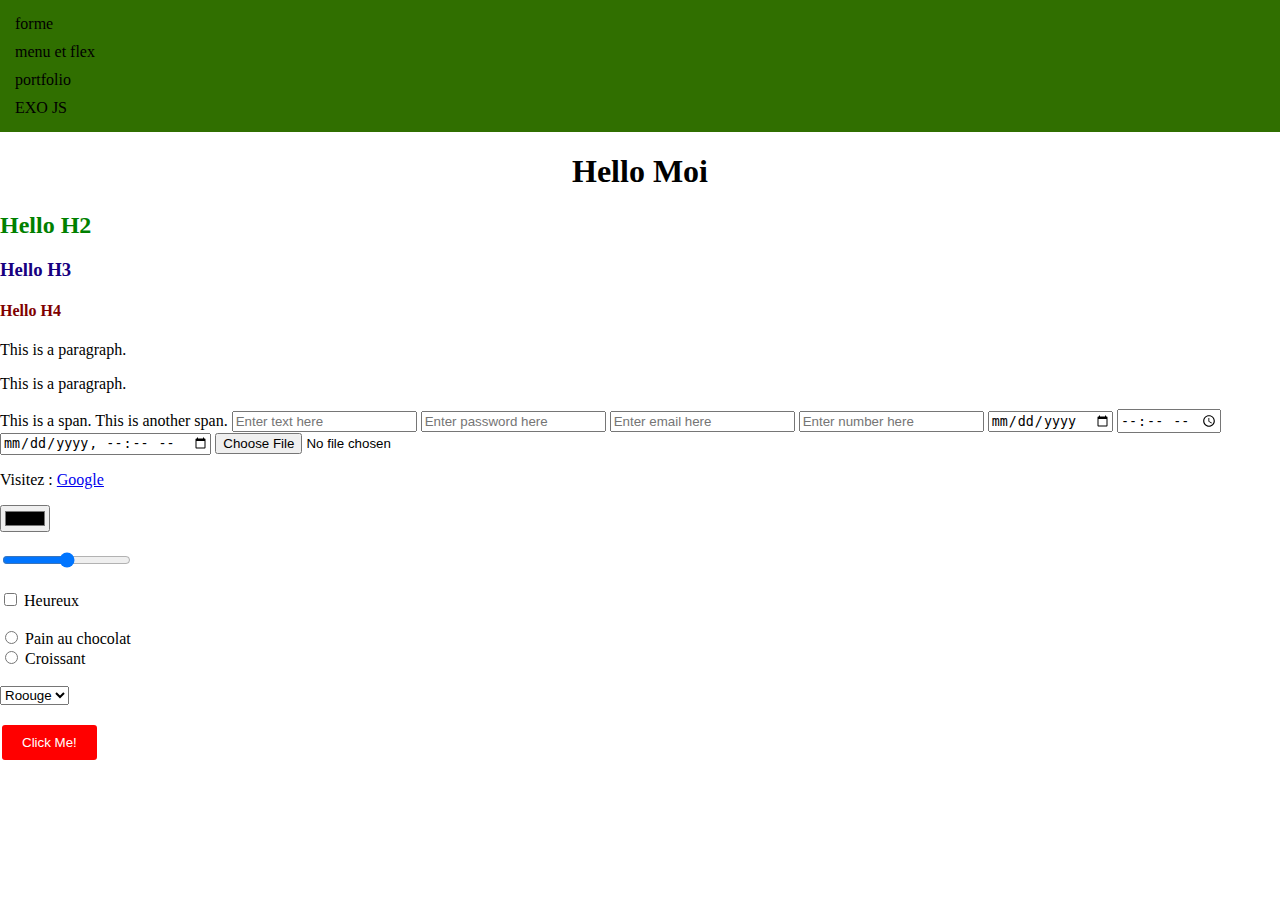
<file: index.html>
<!DOCTYPE html>
<html lang="en">
<head>
    <meta charset="UTF-8">
    <meta name="viewport" content="width=device-width, initial-scale=1.0">
    <link rel="stylesheet" href="index.css">
    <title>Document</title>
</head>
<body>
    
    <div class="menu">
    <a href="forme/forme.html">forme</a>
    <a href="navbar/navbar.html">menu et flex</a>
    <a href="portfolioAReproduire/port.html">portfolio</a>
    <a href="JS/exo1.html">EXO JS</a>
    </div>

    <h1>Hello Moi</h1>
    <h2>Hello H2</h2>
    <h3>Hello H3</h3>
    <h4>Hello H4</h4>
    <p class="p1">This is a paragraph.</p>
    <p class="p2">This is a paragraph.</p>
    <span>This is a span.</span>
    <span>This is another span.</span>
    <input type="text" placeholder="Enter text here">
    <input type="password" placeholder="Enter password here">
    <input type="email" placeholder="Enter email here">
    <input type="number" placeholder="Enter number here">
    <input type="date" placeholder="Enter your date">
    <input type="time" placeholder="Enter your time">
    <input type="datetime-local" placeholder="Enter date and time">
    <input type="file" placeholder="Choose a file">
    <p>Visitez : 
    <a href="http://google.com">Google</a>
    </p>
    <input type="color" placeholder="Choose a color"><br><br>
    <input type="range" min="0" max="100"> <br><br>
    <input type="checkbox"> Heureux<br><br>
    <input type="radio" name="option" value="1"> Pain au chocolat<br>
    <input type="radio" name="option" value="2"> Croissant<br><br>

    <select>
        <option value="option1">Roouge</option>
        <option value="option2">Vert</option>
        <option value="option3">Bleu</option>
    </select>     

    <br>   <br>
    <button class="boutton1">Click Me!</button>





</body>
</html>
</file>
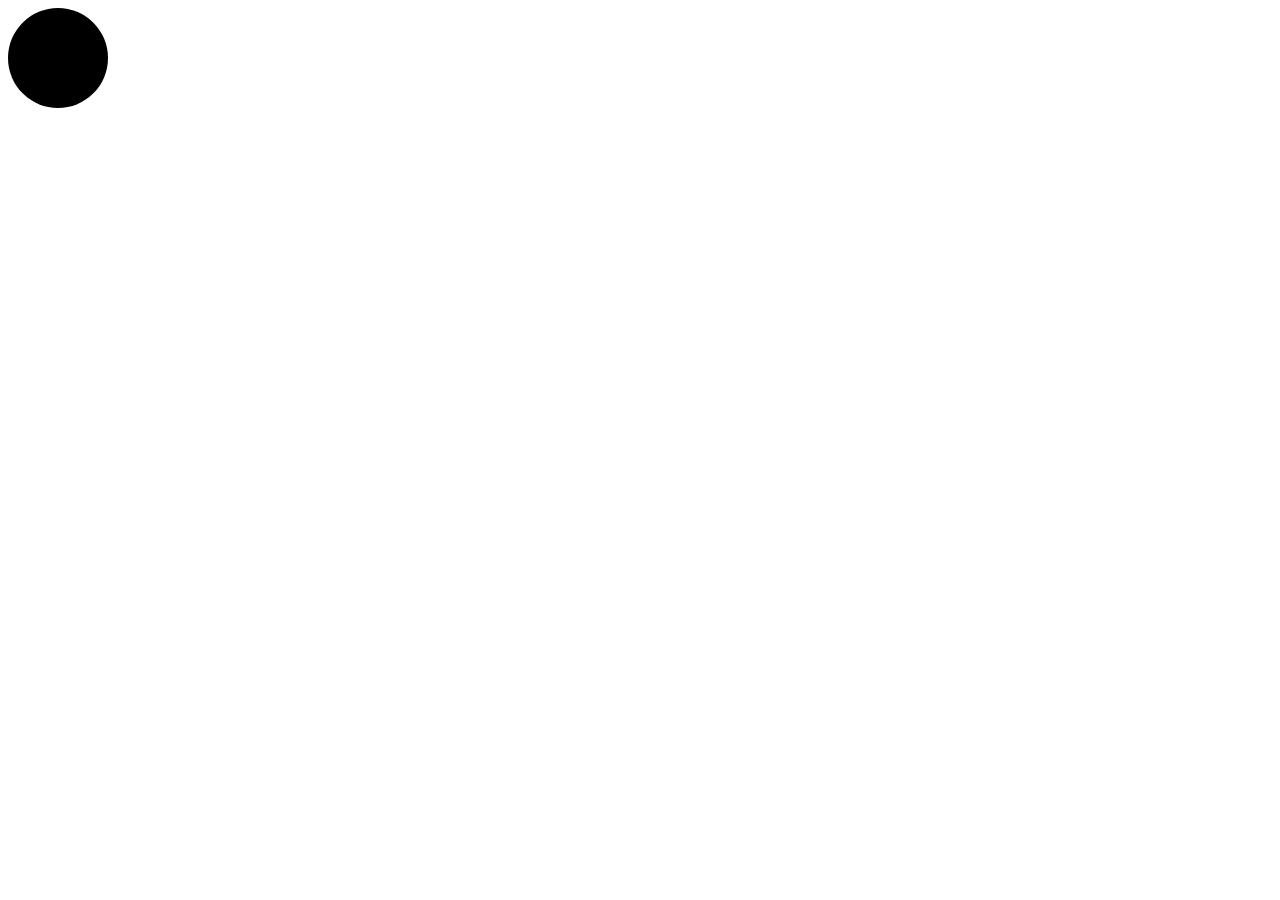
<file: forme/forme.html>
<!DOCTYPE html>
<html lang="en">
<head>
    <meta charset="UTF-8">
    <meta name="viewport" content="width=device-width, initial-scale=1.0">
    <title>Forme</title>
    <link rel="stylesheet" href="forme.css">
</head>
<body>
    <div class="container"></div>
</body>
</html>
</file>
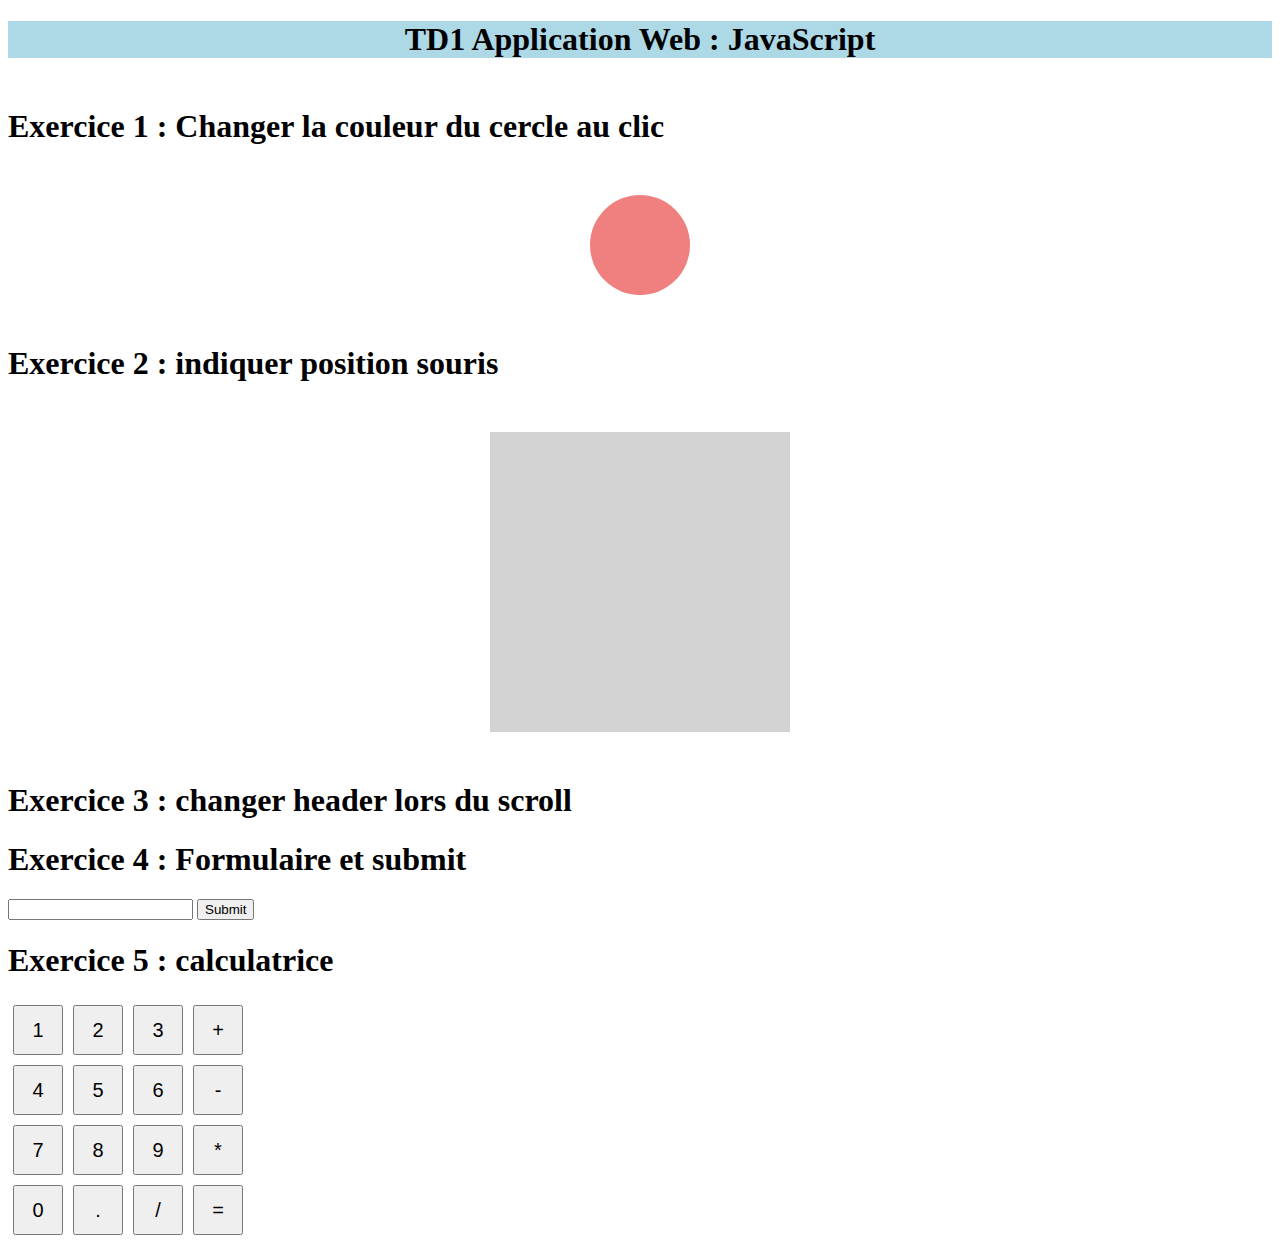
<file: JS/exo1.html>
<!DOCTYPE html>
<html lang="en">
<head>
    <meta charset="UTF-8">
    <meta name="viewport" content="width=device-width, initial-scale=1.0">
    <title>TD JavaScript : exo1</title>
    <link rel="stylesheet" href="exo1.css">
</head>
<body>
    <header>
        <h1>TD1 Application Web : JavaScript</h1>
    </header>
    <h1>Exercice 1 : Changer la couleur du cercle au clic</h1>
    <div class="cercle">  </div>

    <h1>Exercice 2 : indiquer position souris</h1>
    <div class="zone"></div>
    <p id="result"></p>


    <h1>Exercice 3 : changer header lors du scroll</h1>

    <h1>Exercice 4 : Formulaire et submit</h1>

    <form id="myForm">
        <label for="name"></label>
        <input type="text" id="name" name="name">
        <input type="submit" value="Submit">
    </form>
    <p id="result2"></p>


    <h1>Exercice 5 : calculatrice</h1>

    <div class="l"> <button class="1">1</button><button class="2">2</button><button class="3">3</button><button class="+">+</button></div>
    <div class="l"> <button class="4">4</button><button class="5">5</button><button class="6">6</button><button class="-">-</button></div>
    <div class="l"> <button class="7">7</button><button class="8">8</button><button class="9">9</button><button class="*">*</button></div>
    <div class="l"> <button class="0">0</button><button class=".">.</button><button class="/">/</button><button class="=">=</button></div>
    <p id="result3"></p>
    
    <script src="exo1.js"></script>

</body>
</html>
</file>
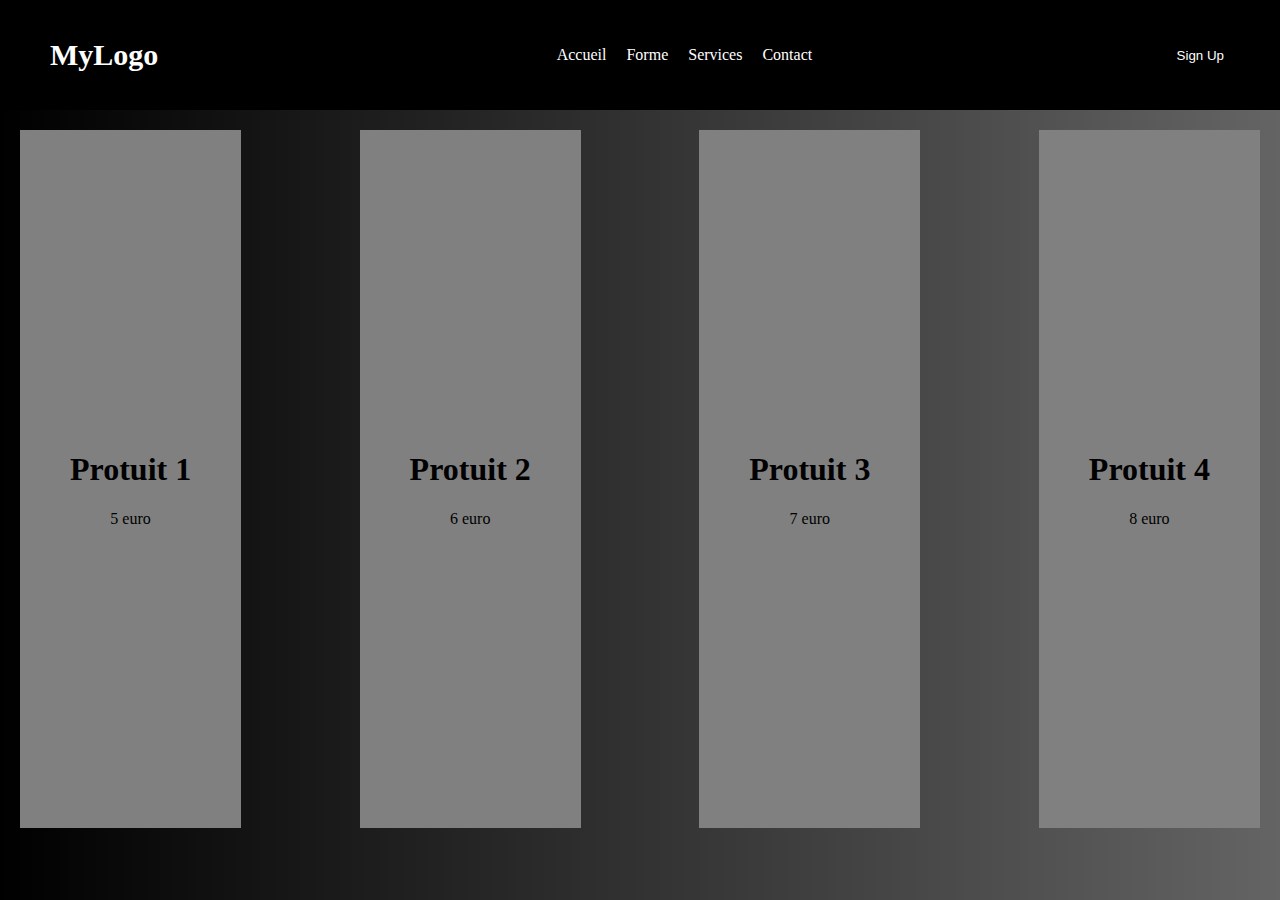
<file: navbar/navbar.html>
<!DOCTYPE html>
<html lang="en">
<head>
    <meta charset="UTF-8">
    <meta name="viewport" content="width=device-width, initial-scale=1.0">
    <title>Document</title>
    <link rel="stylesheet" href="navbar.css">
</head>
<body>
    <!--Nav-->
    <div class="nav">
        <div class="logo">MyLogo</div>
        <ul>
            <li><a href="../index.html">Accueil</a></li>
            <li><a href="../forme/forme.html">Forme</a></li>
            <li><a href="#">Services</a></li>
            <li><a href="#">Contact</a></li>
        </ul>
        <button class="nav-button">Sign Up</button>
    </nav>
    </div>

    <div class="mamandiv">
        <div class="forme"><h1>Protuit 1</h1>5 euro</div>
        <div class="forme"><h1>Protuit 2</h1>6 euro</div>
        <div class="forme"><h1>Protuit 3</h1>7 euro</div>
        <div class="forme"><h1>Protuit 4</h1>8 euro</div>
    </div>
</body>
</html>
</file>
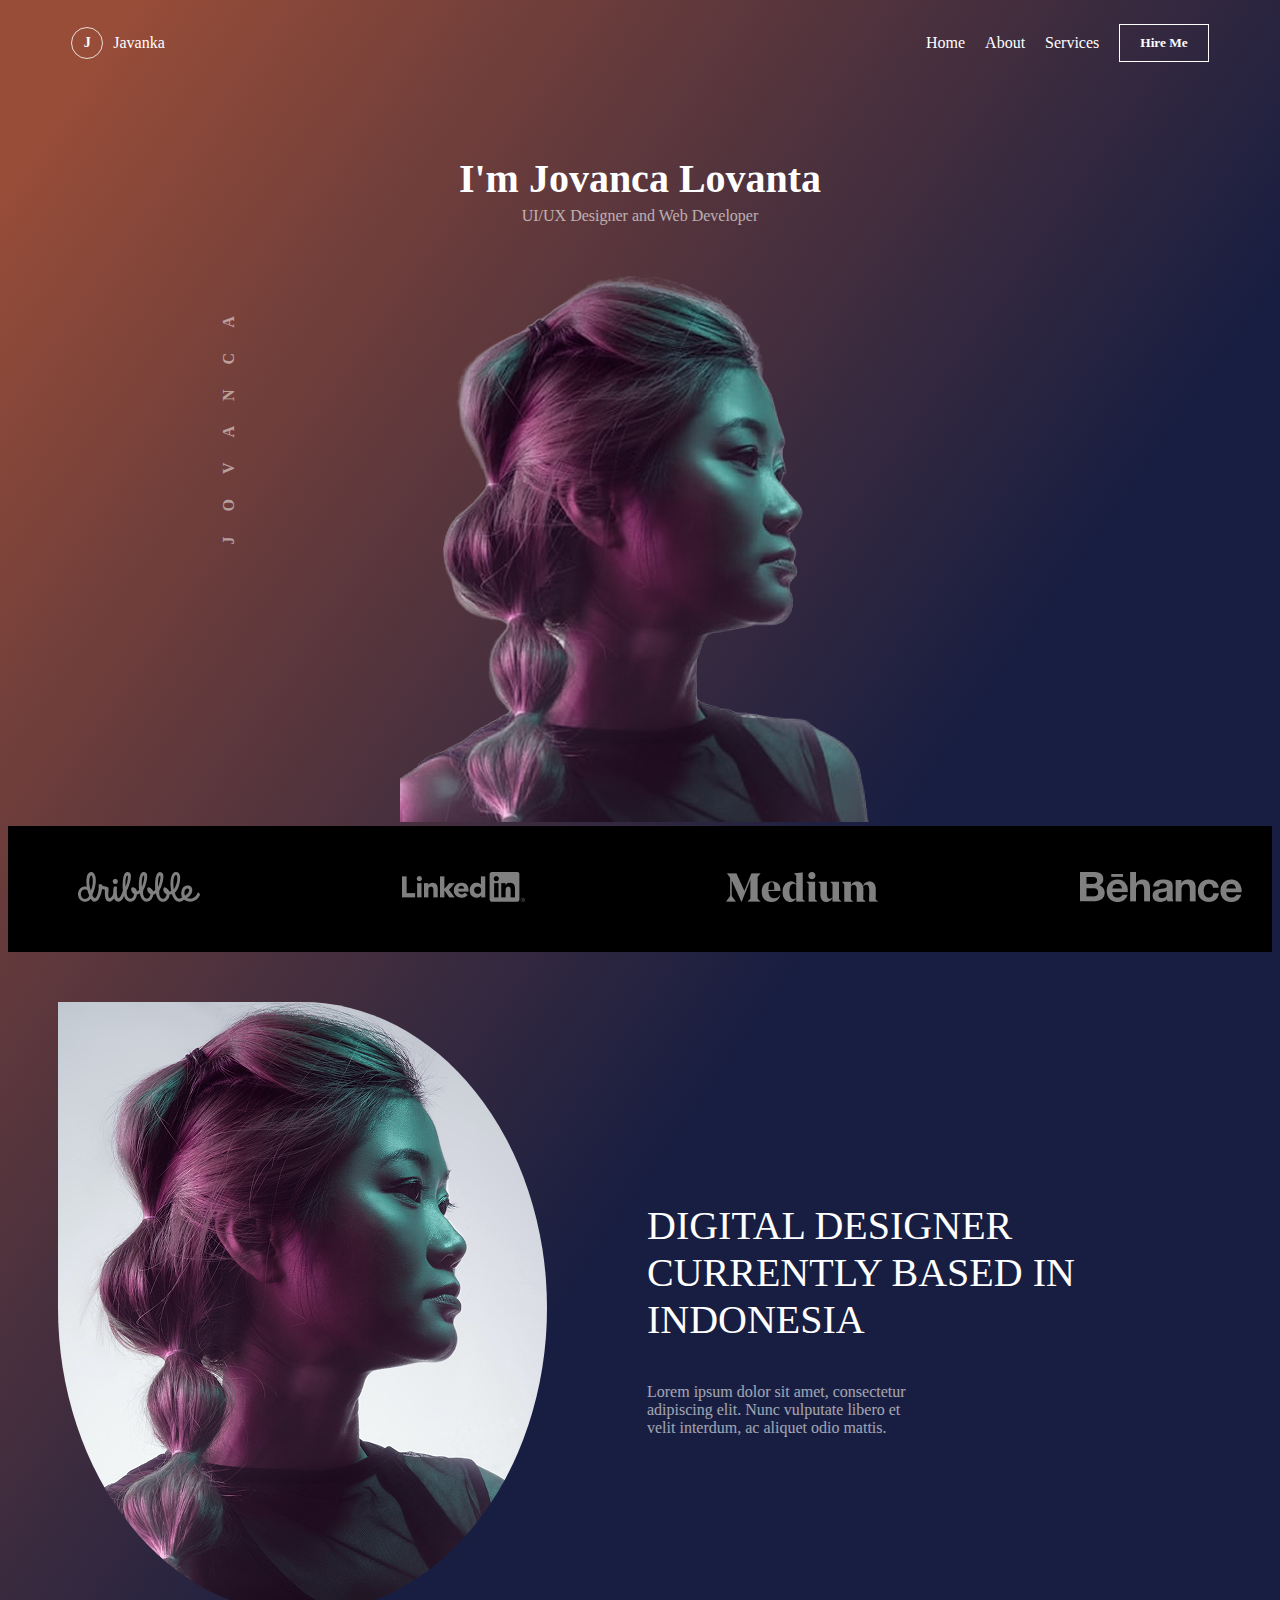
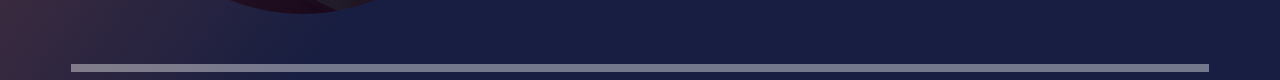
<file: portfolioAReproduire/port.html>
<!DOCTYPE html>
<html lang="en">
<head>
    <meta charset="UTF-8">
    <meta name="viewport" content="width=device-width, initial-scale=1.0">
    <title>Jovanca Lovanta</title>
    <link rel="stylesheet" href="port.css">
</head>
<body>
    <nav>
        <div class="menu-icon">
            <span class="J">J</span>
            <span>Javanka</span>
        </div>
        <ul>
            <li><a href="#projects">Home</a></li>
            <li><a href="#about">About</a></li>
            <li><a href="#contact">Services</a></li>
            <button>Hire Me</button>
        </ul>
    </nav>

    <div class="Presentation">
        <div class="textAcote">
            <span>J</span>  
            <span>O</span>
            <span>V</span>
            <span>A</span>
            <span>N</span>
            <span>C</span>
            <span>A</span>
        </div>
        <div class="line">
            <h1>I'm Jovanca Lovanta</h1>
            <div>UI/UX Designer and Web Developer</div>
            <img src="assets/photoPrincipale.png" alt="Jovanca Lovanta">
        </div>
        <div class="vide"><p></p></div>
    </div>

    <div class="menu2"> 
        <ul>
            <li><a href="https://dribbble.com"><img src="assets/dribbble-4 logo.png" alt="icon1"></a></li>
            <li><a href="https://linkedin.com"><img src="assets/LinkedIn_Logo_2013 logo.png" alt="icon1"></a></li>
            <li><a href="https://medium.com"><img src="assets/Medium_logo_Wordmark_Black logo.png" alt="icon1"></a></li>
            <li><a href="https://behance.net"><img src="assets/behance-4 logo.png" alt="icon1"></a></li>
        </ul>
    </div>


    <div class="pres2">
        <img src="assets/photoPrincipaleAvecFond.png" alt="arrow">
        <div class="texte"> 
            <p>DIGITAL DESIGNER CURRENTLY BASED IN INDONESIA</p>
            <p>Lorem ipsum dolor sit amet, consectetur adipiscing elit. Nunc vulputate libero et velit interdum, ac aliquet odio mattis.</p>
        </div>
    </div>


    <div id="separateur1"></div>
    <div id="separateur1"></div>
</body>
</html>
</file>
<file: index.css>
h1{
    text-align: center;
}
/*
font-size: 24px;
font-style: italic;
color: blue;   
*/
h2{
    color: green;   
}
h3{
    color: rgb(23, 0, 128);   
}
h4{
    color: rgb(128, 0, 0);   
}
.boutton1{
    background-color: rgb(255, 0, 0);
    color: rgb(255, 255, 255);
    padding: 10px 20px;
    border: none;
    border-radius: 5px;
    cursor: pointer;
    border: solid 2px rgb(255, 255, 255);
    align: center;

}

.boutton1:hover{

    transition: 0.3s, cubic-bezier(20);
}

body {
    align-items: center;
    height: 100vh;
    margin: 0;
}

.title {

    background-color: rgb(0, 0, 0);
    padding: 10px;
    text-align: center;
}

.menu{
    display: flex;
    text-align: start;
    background-color: rgb(48, 111, 0);
    flex-direction: column;
    padding: 10px;
}

.menu a{
    color: rgb(255, 255, 255);
    text-decoration: none;
    margin: 5px;
    gap: 20px;
}

.menu a{
    border: 20px;
    color: rgb(0, 0, 0);
    text-decoration: none;
    
}
</file>
<file: forme/forme.css>
.container{
    display: flex;
    justify-content: center;
    align-items: center;
    height: 100px;
    width: 100px;
    color: black;
    background-color: rgb(0, 0, 0);
    border-radius: 50%;
}
</file>
<file: JS/exo1.css>
.cercle{
    background-color: lightcoral;
    width: 100px;
    height: 100px;
    border-radius: 50%;
    margin : 50px auto;
}

.zone{
    background-color: lightgray;
    width: 300px;
    height: 300px;
    border-radius: 0%;
    margin : 50px auto;
}

header{
    background-color: lightblue;
    text-align: center;
    margin-bottom: 50px;
}


button{
    width: 50px;
    height: 50px;
    font-size: 20px;
    margin: 5px;
}
</file>
<file: navbar/navbar.css>
body {
    margin: 0;
    background: linear-gradient(to right, #000000, #646464);
}

.nav {
    display: flex;
    background-color: rgb(0, 0, 0);
    justify-content: space-between;
    align-items: center;
    padding: 30px;

    
}

.logo {
    color: white;
    font-size: 24px;
    font-weight: bold;
    margin-left: 20px;
        font-size: 30px;
}

ul {
    list-style: none;
    display: flex;
    gap : 20px;
    text-align: center;
}

a{
    color: white;
    text-decoration: none;
}

button{
    background: none;
    border: none;
    color: white;
    margin-right: 20px;
    text-decoration: none;
      
}

.mamandiv{
    justify-content: space-between;
    display: flex;
    align-items: center;
    gap: 15px;
    align-items: center;
    margin: 20px;

}

.forme{
    display: flex;
    flex-direction: column;
    align-items: center;
    background-color: gray;
    padding: 300px;
    padding-left: 50px;
    padding-right: 50px;
}
</file>
<file: portfolioAReproduire/port.css>
body {
    background: linear-gradient(125deg, #984D38 5%, #181E41 60%);
    @import url('https://fonts.googleapis.com/css2?family=Playfair+Display:ital,wght@0,400..900;1,400..900&display=swap');
    background-repeat: no-repeat;
    /*height: 600px;*/
}


/* NAVBAR STYLES */
nav button{
    background-color: transparent;
    color: white;
    border: 1px solid white;
    padding: 10px 20px;
    cursor: pointer;
    font-family: 'Playfair Display', serif;
    font-weight: 600;
}
a{
    list-style: none;
    color: white;
    text-decoration: none;
}
li{
    list-style: none;
    color: white;
}
ul{
    display: flex;
    justify-content: space-between; 
    align-items: center;
    gap: 20px;
}
nav{
    display: flex;
    justify-content: space-between;
    align-items: center;
    margin: 0 auto;
    width: 90%;
}

.menu-icon{
    color:white;
    display: flex;  
    align-items: center;
    gap: 10px;
}

.J {
    display: flex;          /* Permet de centrer la lettre à l'intérieur */
    justify-content: center;
    align-items: center;
    width: 30px;            /* Largeur fixe pour un cercle parfait */
    height: 30px;           /* Hauteur identique à la largeur */
    border: 1px solid rgba(255, 255, 255, 0.8); /* Bordure fine comme sur l'image */
    border-radius: 50%;     /* Rend l'élément parfaitement rond */
    font-size: 14px;        /* Taille de la lettre J */
    font-weight: bold;
}

/* Presentation */
.Presentation{
    display: flex;
    margin:50px;
    margin-bottom: 0%;
    padding-bottom: 0%;
    justify-content: space-around;
    align-items: center;
}   


.line{
    color: white;
    text-align: center;
    flex:1;
}

.line h1{
    color: white;
    margin-bottom: 5px;
    font-size: 40px;
}

.line div{
    color: white;
    margin-bottom: 50px;
    opacity: 60%;

}

.textAcote{
    color: white;
    transform: rotate(-90deg);
    display: flex;
    gap: 15px;
    width: 5px;
    flex:1;
    justify-content: end;
}


.textAcote span{
    letter-spacing: 10px;
    font-weight: 600;
    opacity:50%;

}

.vide{
    width: 5px;
    flex:1;
}



/* menu2 */

.menu2{
    background-color: black;
    padding:30px;
    margin:0%;

}

/*pres2*/

.pres2{
    display: flex;
    justify-content: space-around;
    align-items: center;
    margin: 50px;
}

.pres2 img{
    border-radius: 50%;
    border-top-left-radius: 0;
}

.pres2 .texte{
    color: white;
    margin-left: 50px;
    gap: 50px;
}


.pres2 .texte p:first-child {
    color: white;
    margin-left: 50px;
    font-size: 40px;
}

.pres2 .texte p:last-child {
    color: white;
    margin-left: 50px;
    opacity: 60%;
    width: 270px;

}

#separateur1 {
    height: 4px;
    width: 90%;
    opacity:40%;
    color:white;
    background-color: white;
    margin: 0 auto;
}
</file>
